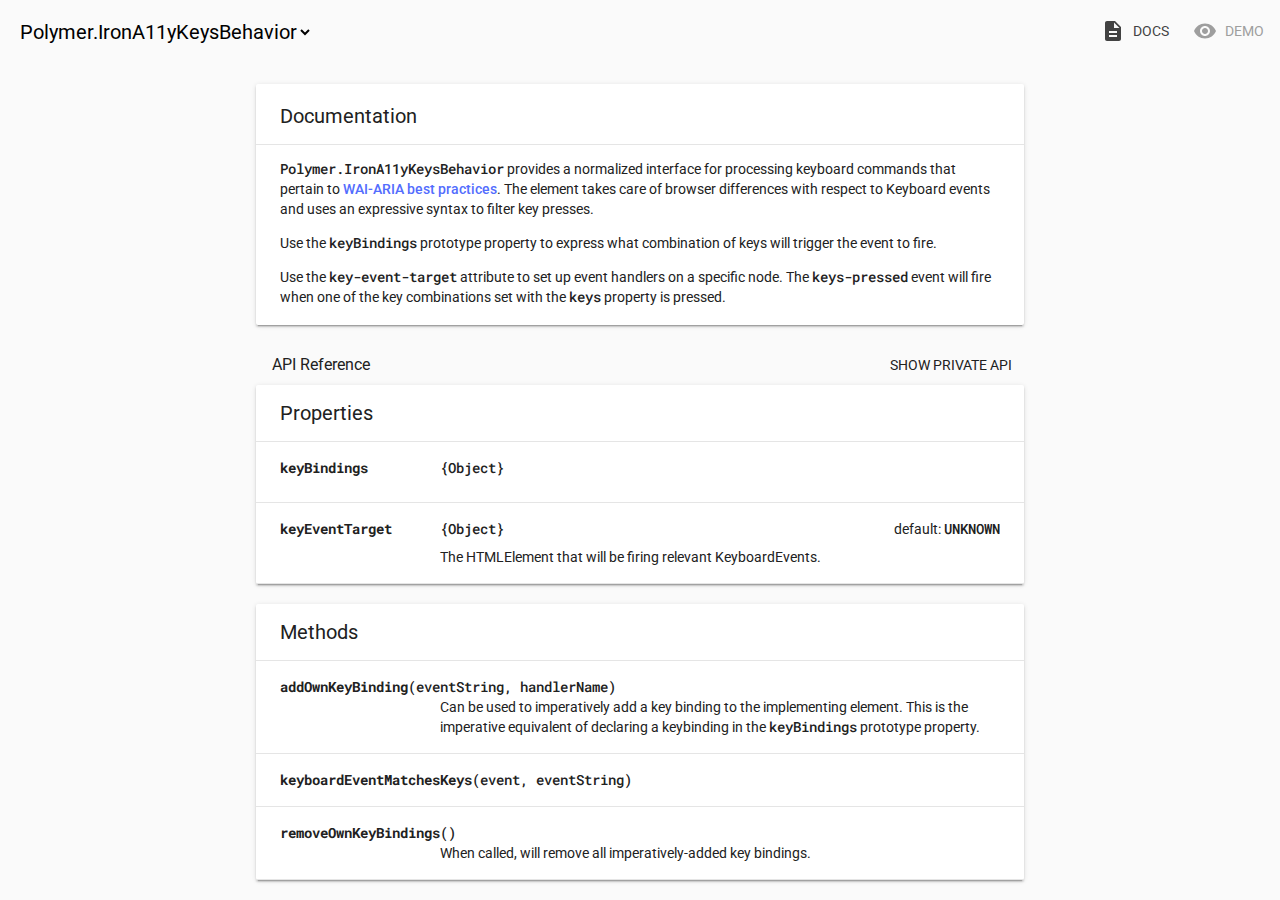
<file: components/iron-a11y-keys-behavior/index.html>
<!doctype html>
<!--
@license
Copyright (c) 2015 The Polymer Project Authors. All rights reserved.
This code may only be used under the BSD style license found at http://polymer.github.io/LICENSE
The complete set of authors may be found at http://polymer.github.io/AUTHORS
The complete set of contributors may be found at http://polymer.github.io/CONTRIBUTORS
Code distributed by Google as part of the polymer project is also
subject to an additional IP rights grant found at http://polymer.github.io/PATENTS
-->
<html>
<head>

  <title>iron-a11y-keys-behavior</title>
  <script src="../webcomponentsjs/webcomponents-lite.js"></script>
  <link rel="import" href="../iron-component-page/iron-component-page.html">

</head>
<body>

  <iron-component-page></iron-component-page>

</body>
</html>
</file>
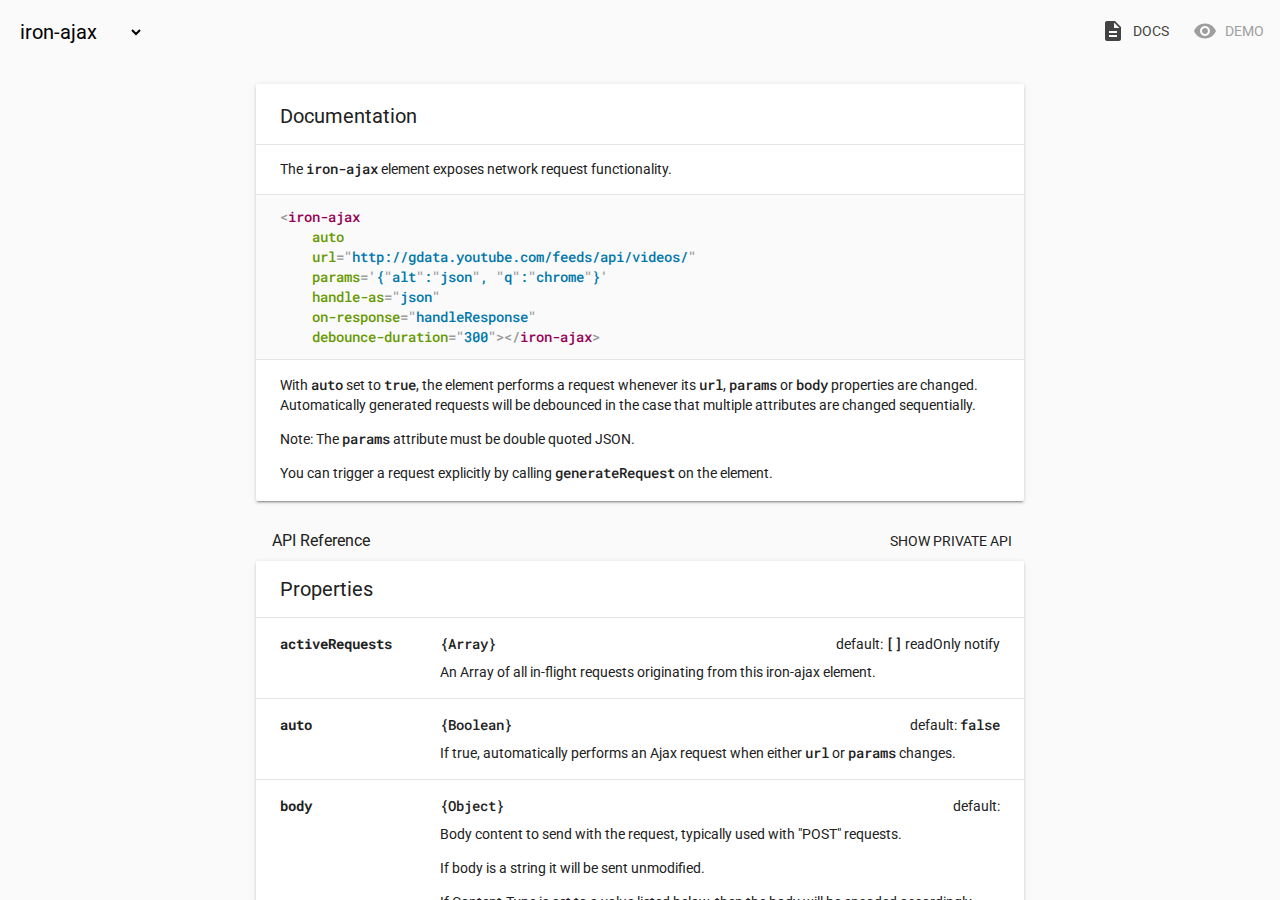
<file: components/iron-ajax/index.html>
<!doctype html>
<!--
Copyright (c) 2015 The Polymer Project Authors. All rights reserved.
This code may only be used under the BSD style license found at http://polymer.github.io/LICENSE
The complete set of authors may be found at http://polymer.github.io/AUTHORS
The complete set of contributors may be found at http://polymer.github.io/CONTRIBUTORS
Code distributed by Google as part of the polymer project is also
subject to an additional IP rights grant found at http://polymer.github.io/PATENTS
-->
<html>
<head>

  <title>iron-ajax</title>
  <meta charset="utf-8">
  <meta name="viewport" content="width=device-width, initial-scale=1.0">

  <script src="../webcomponentsjs/webcomponents-lite.js"></script>
  <link rel="import" href="../iron-component-page/iron-component-page.html">

</head>
<body>

  <iron-component-page></iron-component-page>

</body>
</html>
</file>
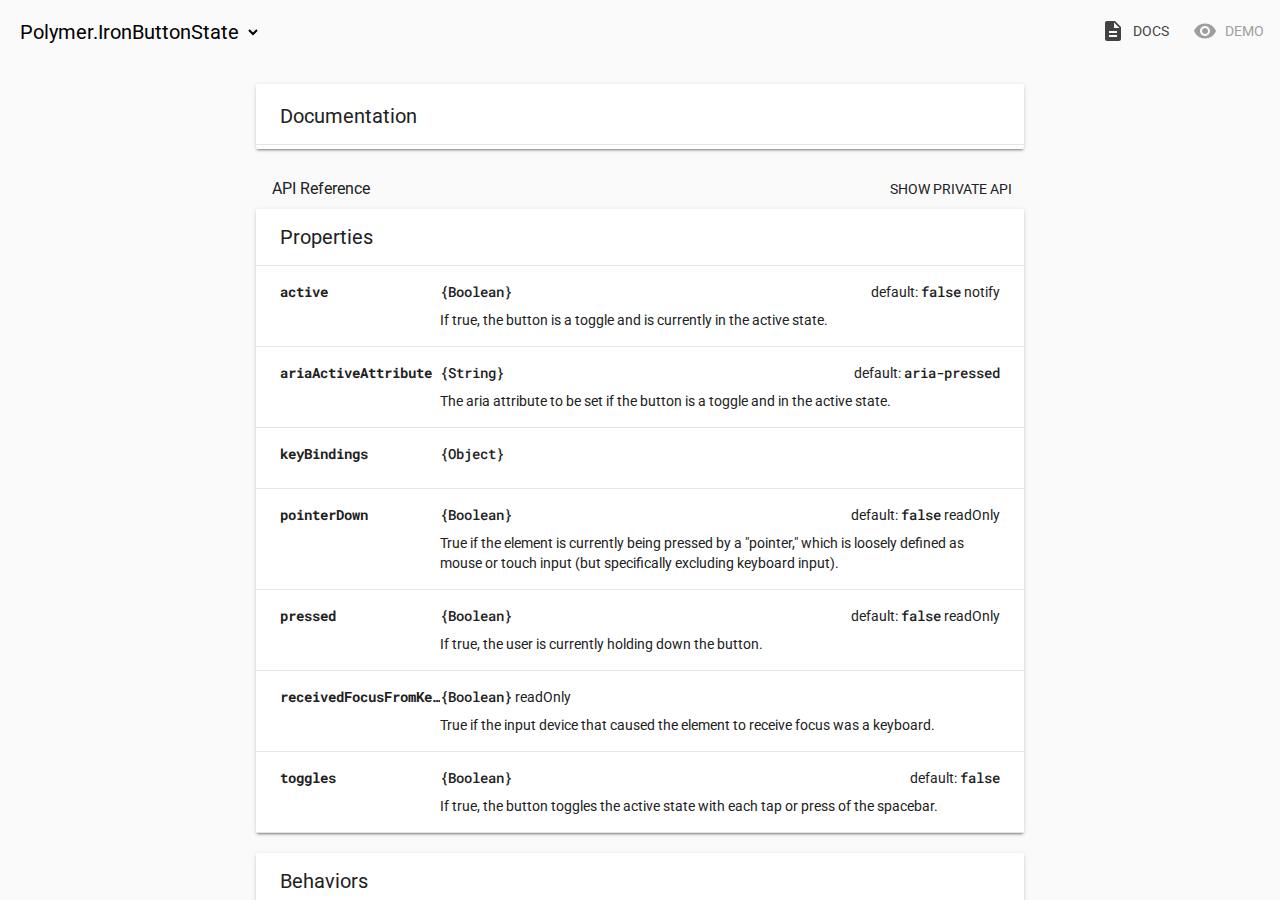
<file: components/iron-behaviors/index.html>
<!doctype html>
<!--
@license
Copyright (c) 2015 The Polymer Project Authors. All rights reserved.
This code may only be used under the BSD style license found at http://polymer.github.io/LICENSE.txt
The complete set of authors may be found at http://polymer.github.io/AUTHORS.txt
The complete set of contributors may be found at http://polymer.github.io/CONTRIBUTORS.txt
Code distributed by Google as part of the polymer project is also
subject to an additional IP rights grant found at http://polymer.github.io/PATENTS.txt
-->
<html>
<head>

  <title>Iron Behaviors</title>
  <meta charset="utf-8">
  <meta name="viewport" content="width=device-width, initial-scale=1.0">

  <script src="../webcomponentsjs/webcomponents-lite.js"></script>
  <link rel="import" href="../iron-component-page/iron-component-page.html">

</head>
<body>

  <iron-component-page src="iron-button-state.html"></iron-component-page>

</body>
</html>
</file>
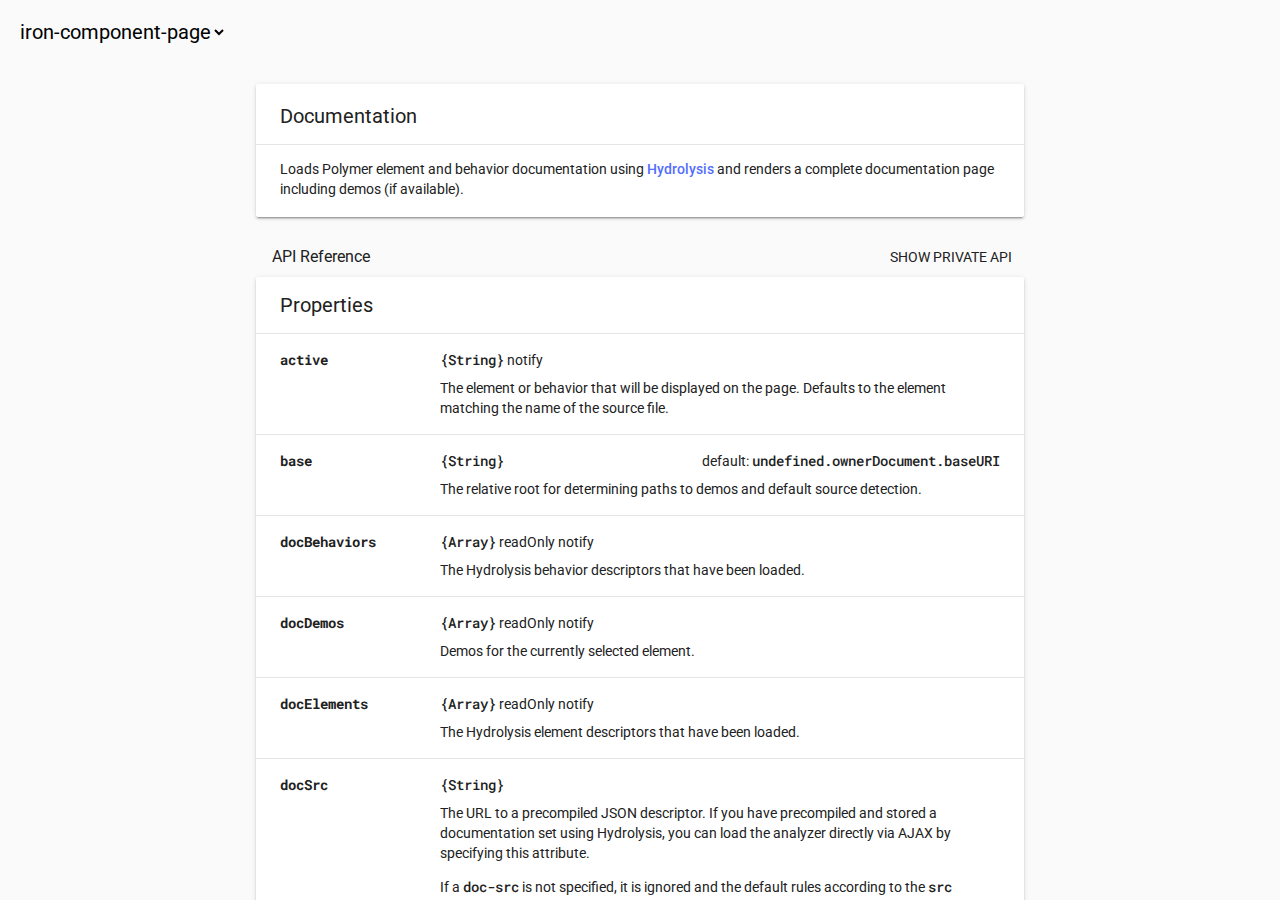
<file: components/iron-component-page/index.html>
<!doctype html>
<!--
@license
Copyright (c) 2015 The Polymer Project Authors. All rights reserved.
This code may only be used under the BSD style license found at http://polymer.github.io/LICENSE
The complete set of authors may be found at http://polymer.github.io/AUTHORS
The complete set of contributors may be found at http://polymer.github.io/CONTRIBUTORS
Code distributed by Google as part of the polymer project is also
subject to an additional IP rights grant found at http://polymer.github.io/PATENTS
-->
<html>
<head>

  <meta charset="utf-8">
  <meta name="viewport" content="width=device-width, initial-scale=1.0">

  <script src="../webcomponentsjs/webcomponents-lite.js"></script>
  <link rel="import" href="../iron-component-page/iron-component-page.html">
</head>
<body>

  <iron-component-page></iron-component-page>

</body>
</html>
</file>
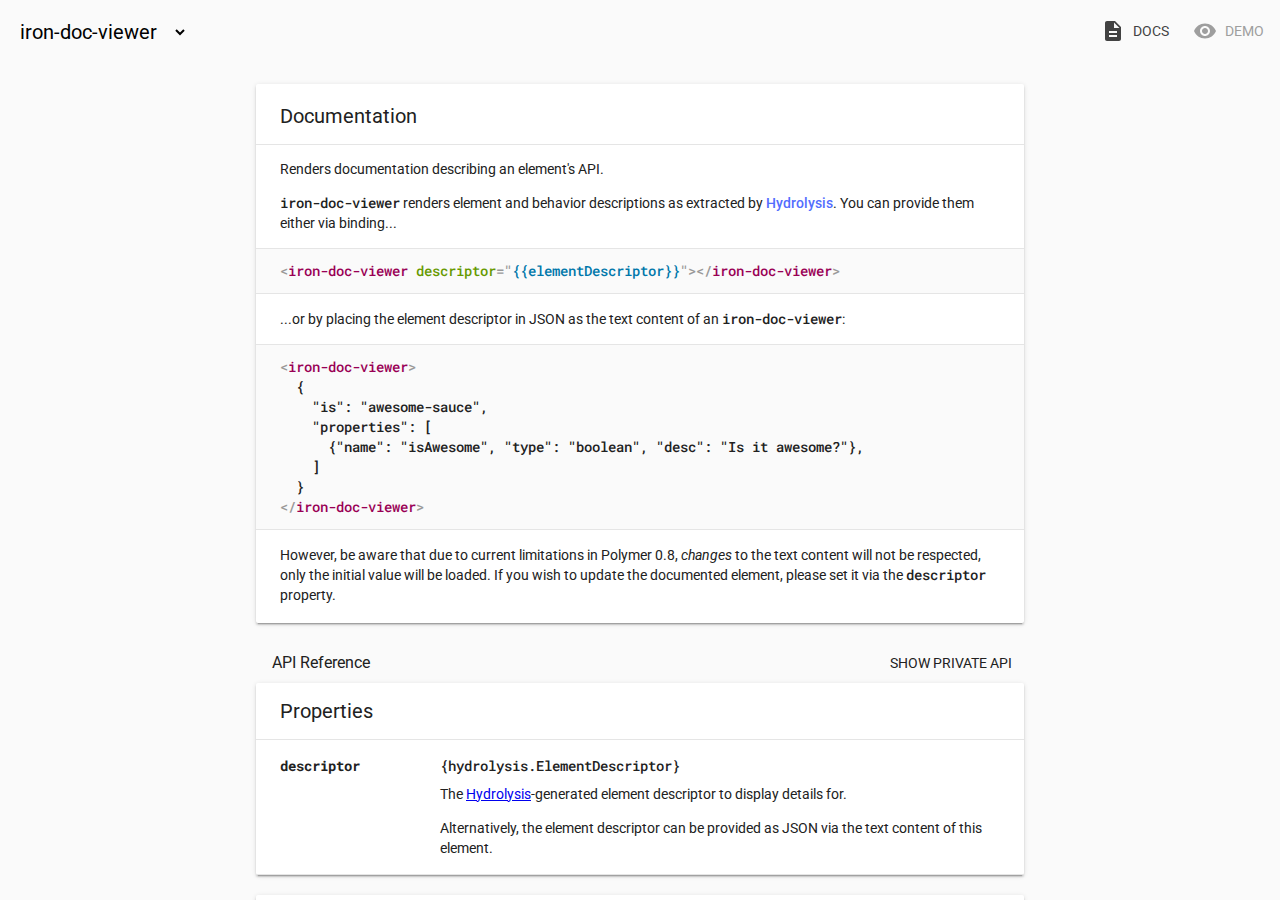
<file: components/iron-doc-viewer/index.html>
<!doctype html>
<!--
Copyright (c) 2014 The Polymer Project Authors. All rights reserved.
This code may only be used under the BSD style license found at http://polymer.github.io/LICENSE
The complete set of authors may be found at http://polymer.github.io/AUTHORS
The complete set of contributors may be found at http://polymer.github.io/CONTRIBUTORS
Code distributed by Google as part of the polymer project is also
subject to an additional IP rights grant found at http://polymer.github.io/PATENTS
-->
<html>
<head>

  <meta charset="utf-8">
  <meta name="viewport" content="width=device-width, initial-scale=1.0">

  <script src="../webcomponentsjs/webcomponents-lite.js"></script>
  <link rel="import" href="../iron-component-page/iron-component-page.html">

</head>
<body>

  <iron-component-page></iron-component-page>

</body>
</html>
</file>
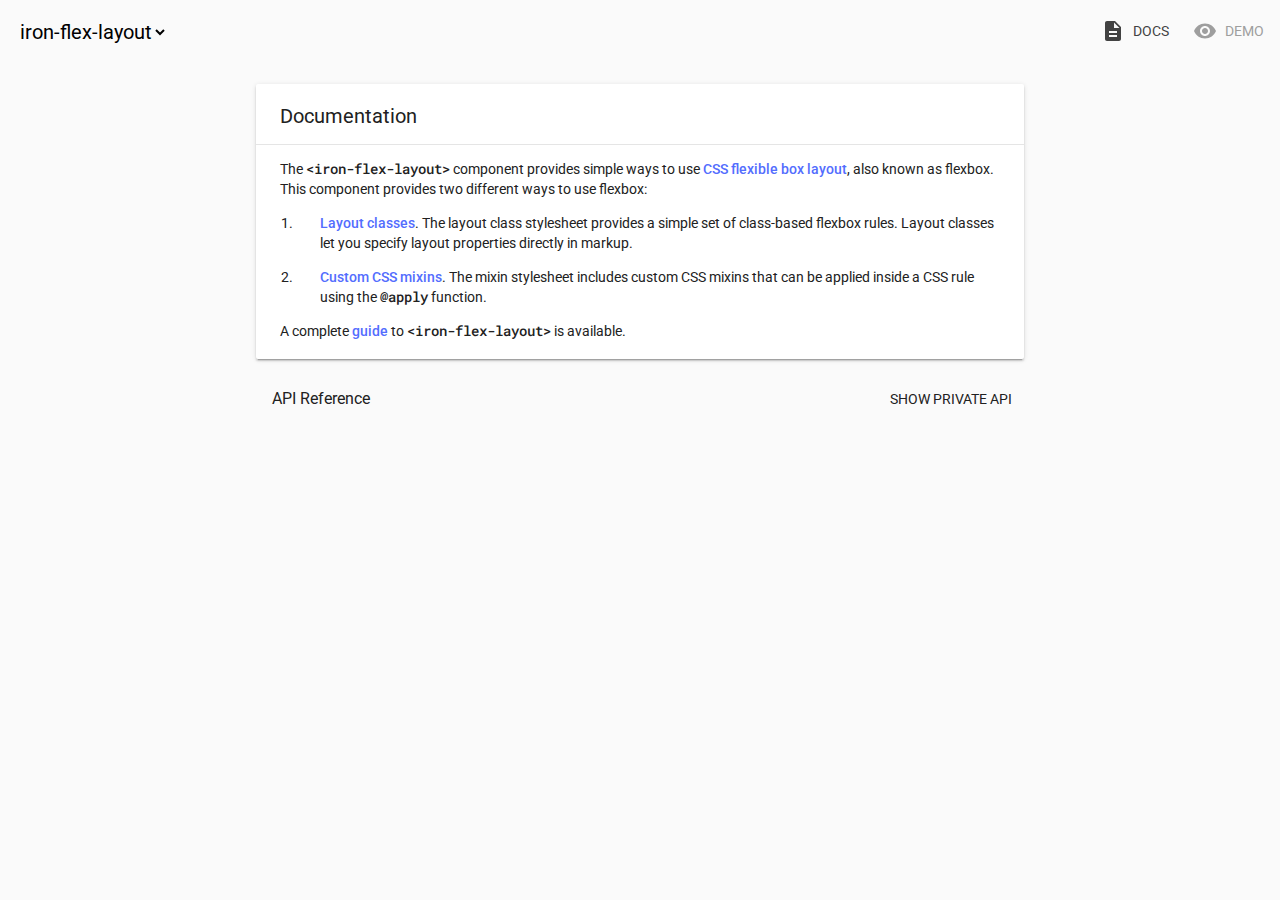
<file: components/iron-flex-layout/index.html>
<!doctype html>
<!--
@license
Copyright (c) 2015 The Polymer Project Authors. All rights reserved.
This code may only be used under the BSD style license found at http://polymer.github.io/LICENSE
The complete set of authors may be found at http://polymer.github.io/AUTHORS
The complete set of contributors may be found at http://polymer.github.io/CONTRIBUTORS
Code distributed by Google as part of the polymer project is also
subject to an additional IP rights grant found at http://polymer.github.io/PATENTS
-->
<html>
<head>

  <title>iron-flex-layout</title>
  <script src="../webcomponentsjs/webcomponents-lite.js"></script>
  <link rel="import" href="../iron-component-page/iron-component-page.html">

</head>
<body>

  <iron-component-page></iron-component-page>

</body>
</html>
</file>
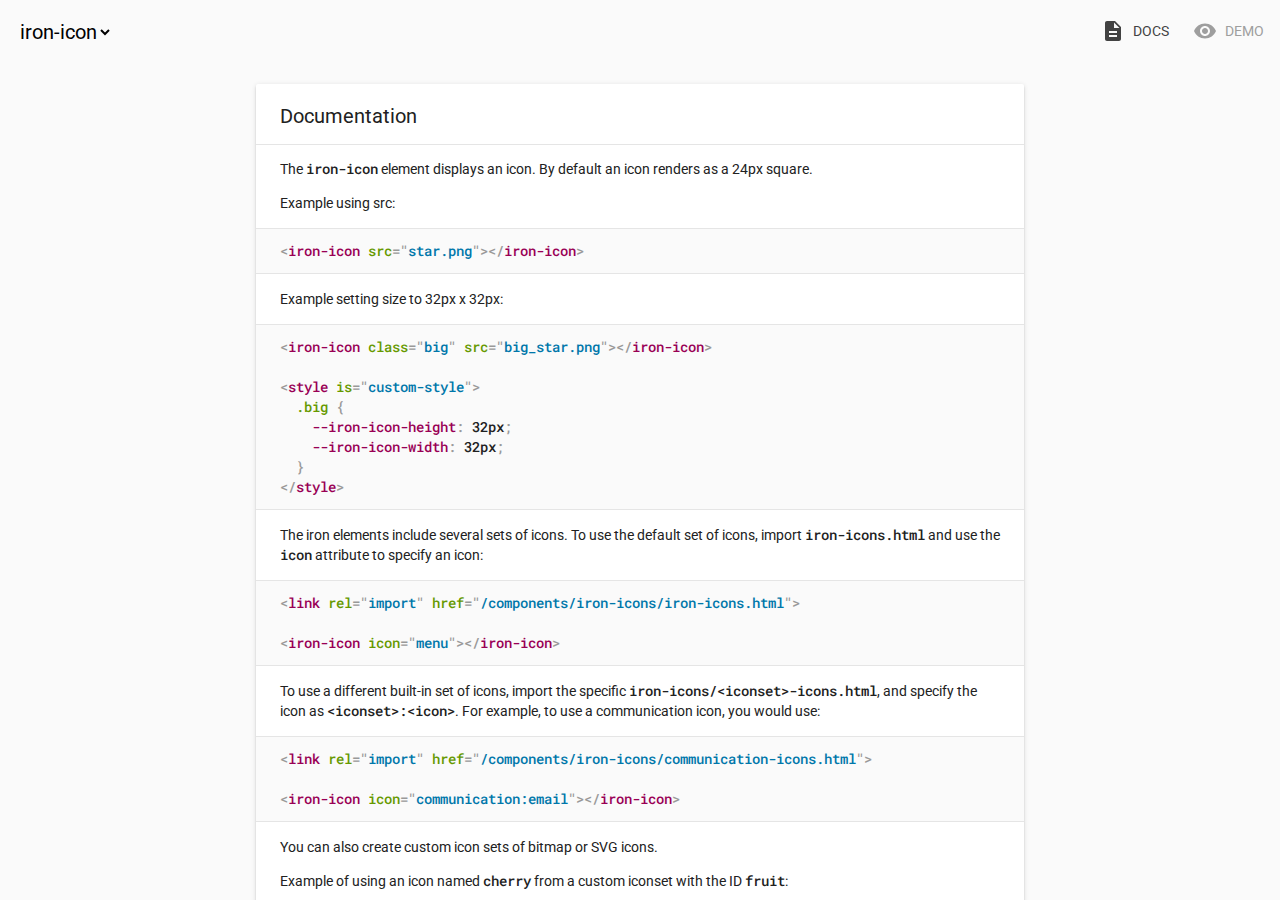
<file: components/iron-icon/index.html>
<!doctype html>
<!--
@license
Copyright (c) 2015 The Polymer Project Authors. All rights reserved.
This code may only be used under the BSD style license found at http://polymer.github.io/LICENSE
The complete set of authors may be found at http://polymer.github.io/AUTHORS
The complete set of contributors may be found at http://polymer.github.io/CONTRIBUTORS
Code distributed by Google as part of the polymer project is also
subject to an additional IP rights grant found at http://polymer.github.io/PATENTS
-->
<html>
<head>

  <meta charset="utf-8">
  <meta name="viewport" content="width=device-width, initial-scale=1.0">

  <script src="../webcomponentsjs/webcomponents-lite.js"></script>
  <link rel="import" href="../iron-component-page/iron-component-page.html">

</head>
<body>

  <iron-component-page></iron-component-page>

</body>
</html>
</file>
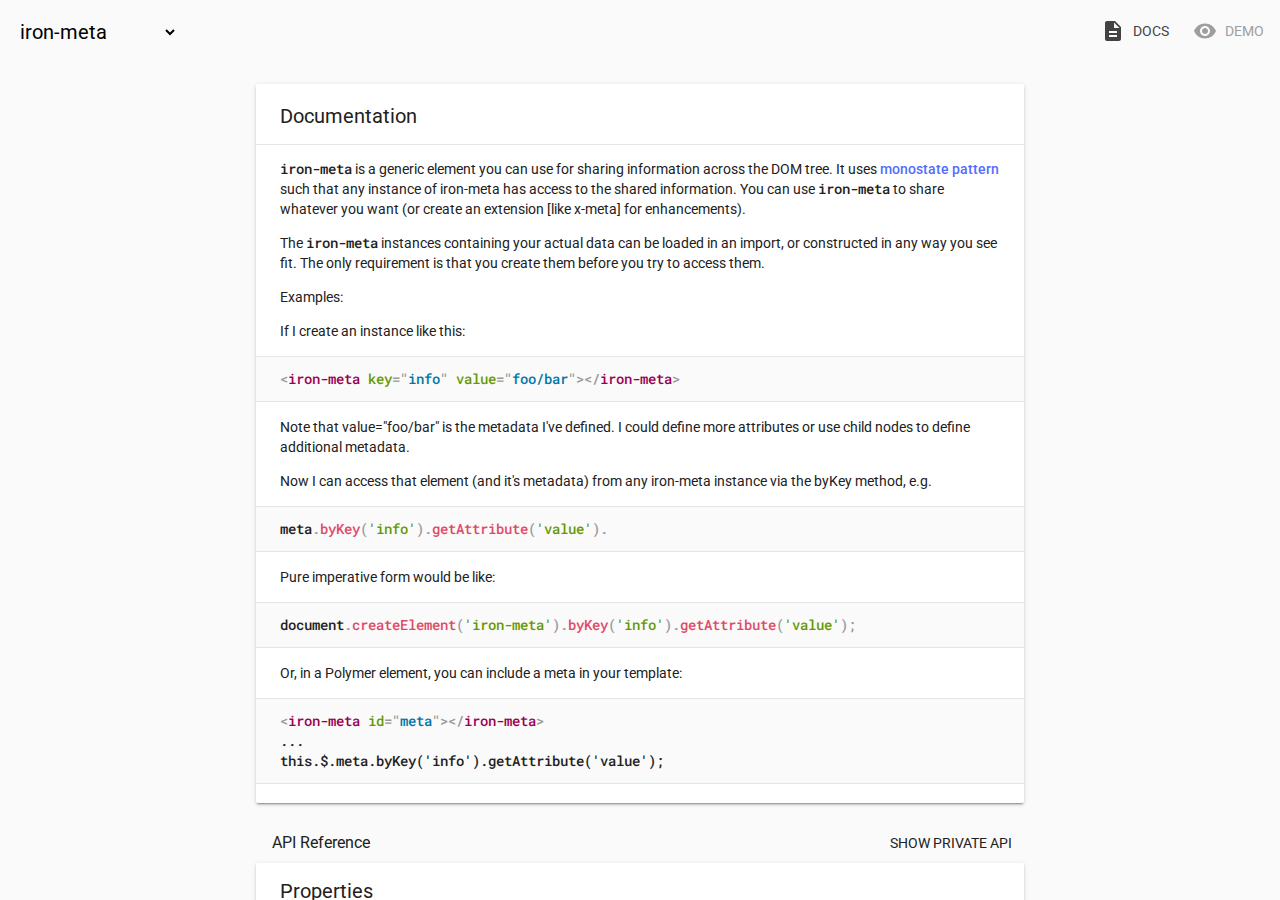
<file: components/iron-meta/index.html>
<!doctype html>
<!--
@license
Copyright (c) 2015 The Polymer Project Authors. All rights reserved.
This code may only be used under the BSD style license found at http://polymer.github.io/LICENSE
The complete set of authors may be found at http://polymer.github.io/AUTHORS
The complete set of contributors may be found at http://polymer.github.io/CONTRIBUTORS
Code distributed by Google as part of the polymer project is also
subject to an additional IP rights grant found at http://polymer.github.io/PATENTS
-->
<html>
<head>

  <meta charset="utf-8">
  <meta name="viewport" content="width=device-width, initial-scale=1.0">
  <title>iron-meta</title>

  <script src="../webcomponentsjs/webcomponents-lite.js"></script>
  <link rel="import" href="../iron-component-page/iron-component-page.html">

</head>
<body>

  <iron-component-page></iron-component-page>

</body>
</html>
</file>
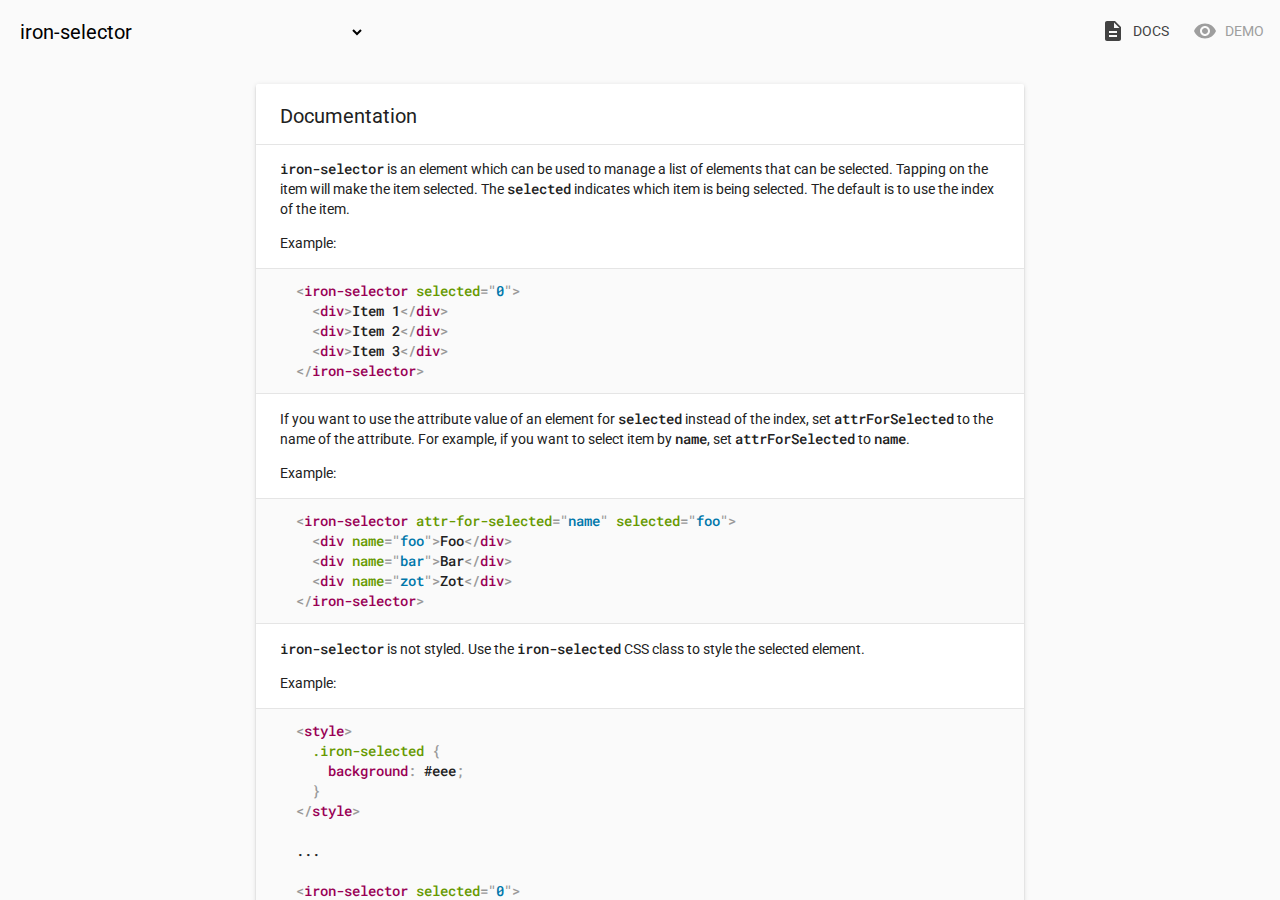
<file: components/iron-selector/index.html>
<!doctype html>
<!--
@license
Copyright (c) 2015 The Polymer Project Authors. All rights reserved.
This code may only be used under the BSD style license found at http://polymer.github.io/LICENSE.txt
The complete set of authors may be found at http://polymer.github.io/AUTHORS.txt
The complete set of contributors may be found at http://polymer.github.io/CONTRIBUTORS.txt
Code distributed by Google as part of the polymer project is also
subject to an additional IP rights grant found at http://polymer.github.io/PATENTS.txt
-->

<html>
<head>

  <title>iron-selector</title>
  <meta charset="utf-8">
  <meta name="viewport" content="width=device-width, initial-scale=1.0">

  <script src="../webcomponentsjs/webcomponents-lite.js"></script>
  <link rel="import" href="../iron-component-page/iron-component-page.html">

</head>
<body>

  <iron-component-page></iron-component-page>

</body>
</html>
</file>
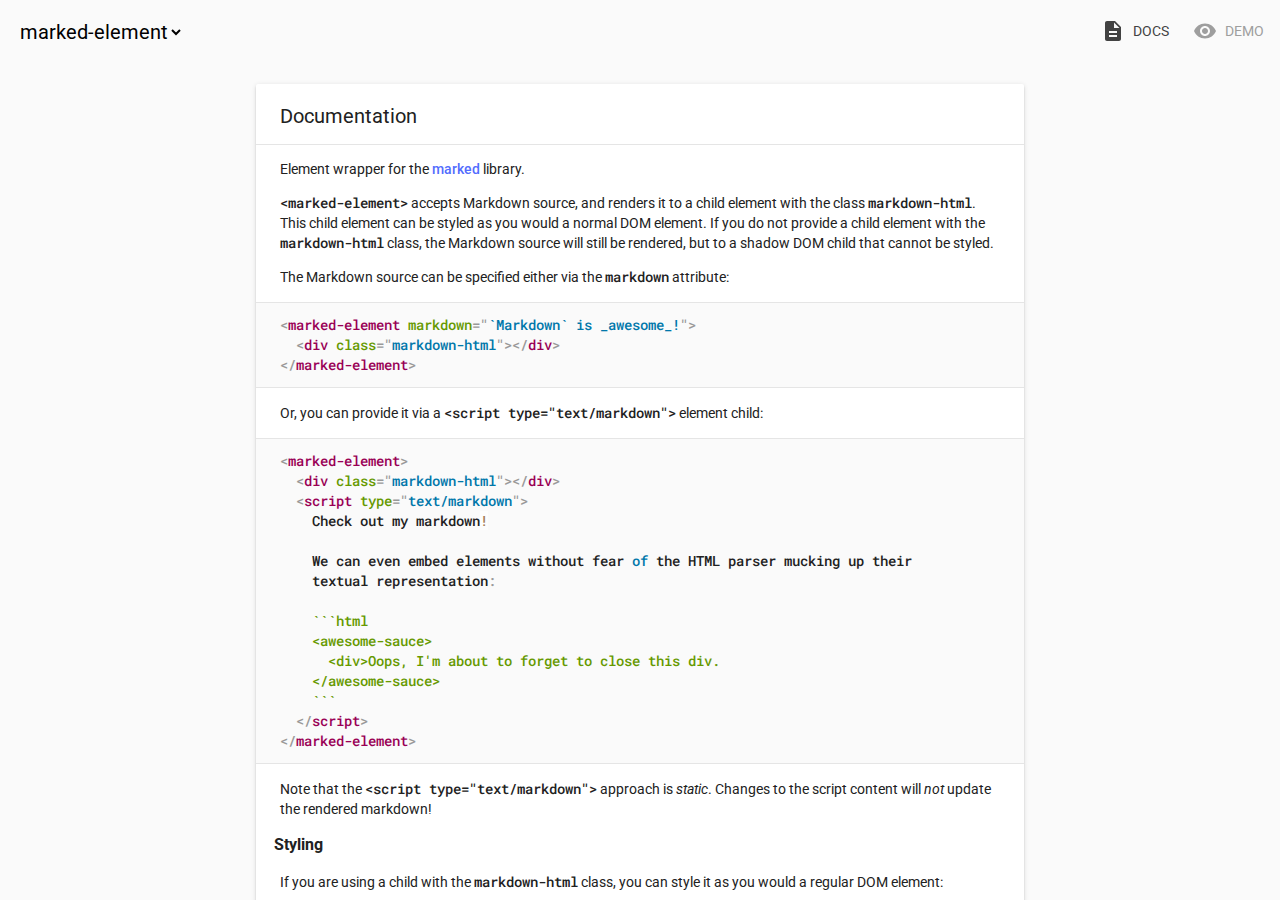
<file: components/marked-element/index.html>
<!doctype html>
<!--
@license
Copyright (c) 2015 The Polymer Project Authors. All rights reserved.
This code may only be used under the BSD style license found at http://polymer.github.io/LICENSE.txt
The complete set of authors may be found at http://polymer.github.io/AUTHORS.txt
The complete set of contributors may be found at http://polymer.github.io/CONTRIBUTORS.txt
Code distributed by Google as part of the polymer project is also
subject to an additional IP rights grant found at http://polymer.github.io/PATENTS.txt
-->
<html>
<head>

  <meta charset="utf-8">
  <meta name="viewport" content="width=device-width, initial-scale=1.0">

  <script src="../webcomponentsjs/webcomponents-lite.js"></script>
  <link rel="import" href="../iron-component-page/iron-component-page.html">

</head>
<body>

  <iron-component-page></iron-component-page>

</body>
</html>
</file>
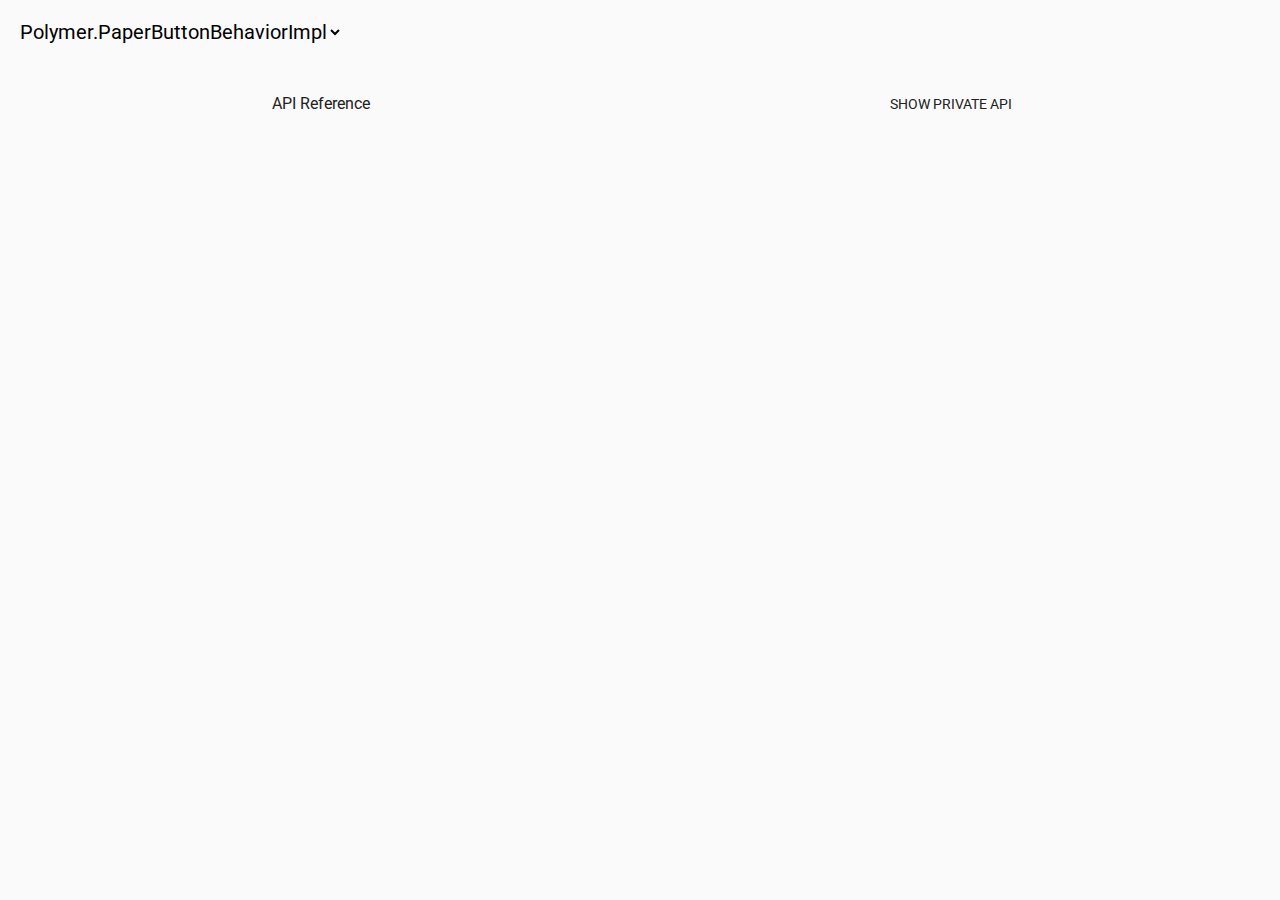
<file: components/paper-behaviors/index.html>
<!doctype html>
<!--
@license
Copyright (c) 2015 The Polymer Project Authors. All rights reserved.
This code may only be used under the BSD style license found at http://polymer.github.io/LICENSE
The complete set of authors may be found at http://polymer.github.io/AUTHORS
The complete set of contributors may be found at http://polymer.github.io/CONTRIBUTORS
Code distributed by Google as part of the polymer project is also
subject to an additional IP rights grant found at http://polymer.github.io/PATENTS
-->
<html>
<head>

  <meta charset="utf-8">
  <meta name="viewport" content="width=device-width, initial-scale=1.0">

  <script src="../webcomponentsjs/webcomponents-lite.js"></script>
  <link rel="import" href="../iron-component-page/iron-component-page.html">

</head>
<body>

  <iron-component-page src="paper-button-behavior.html"></iron-component-page>

</body>
</html>
</file>
